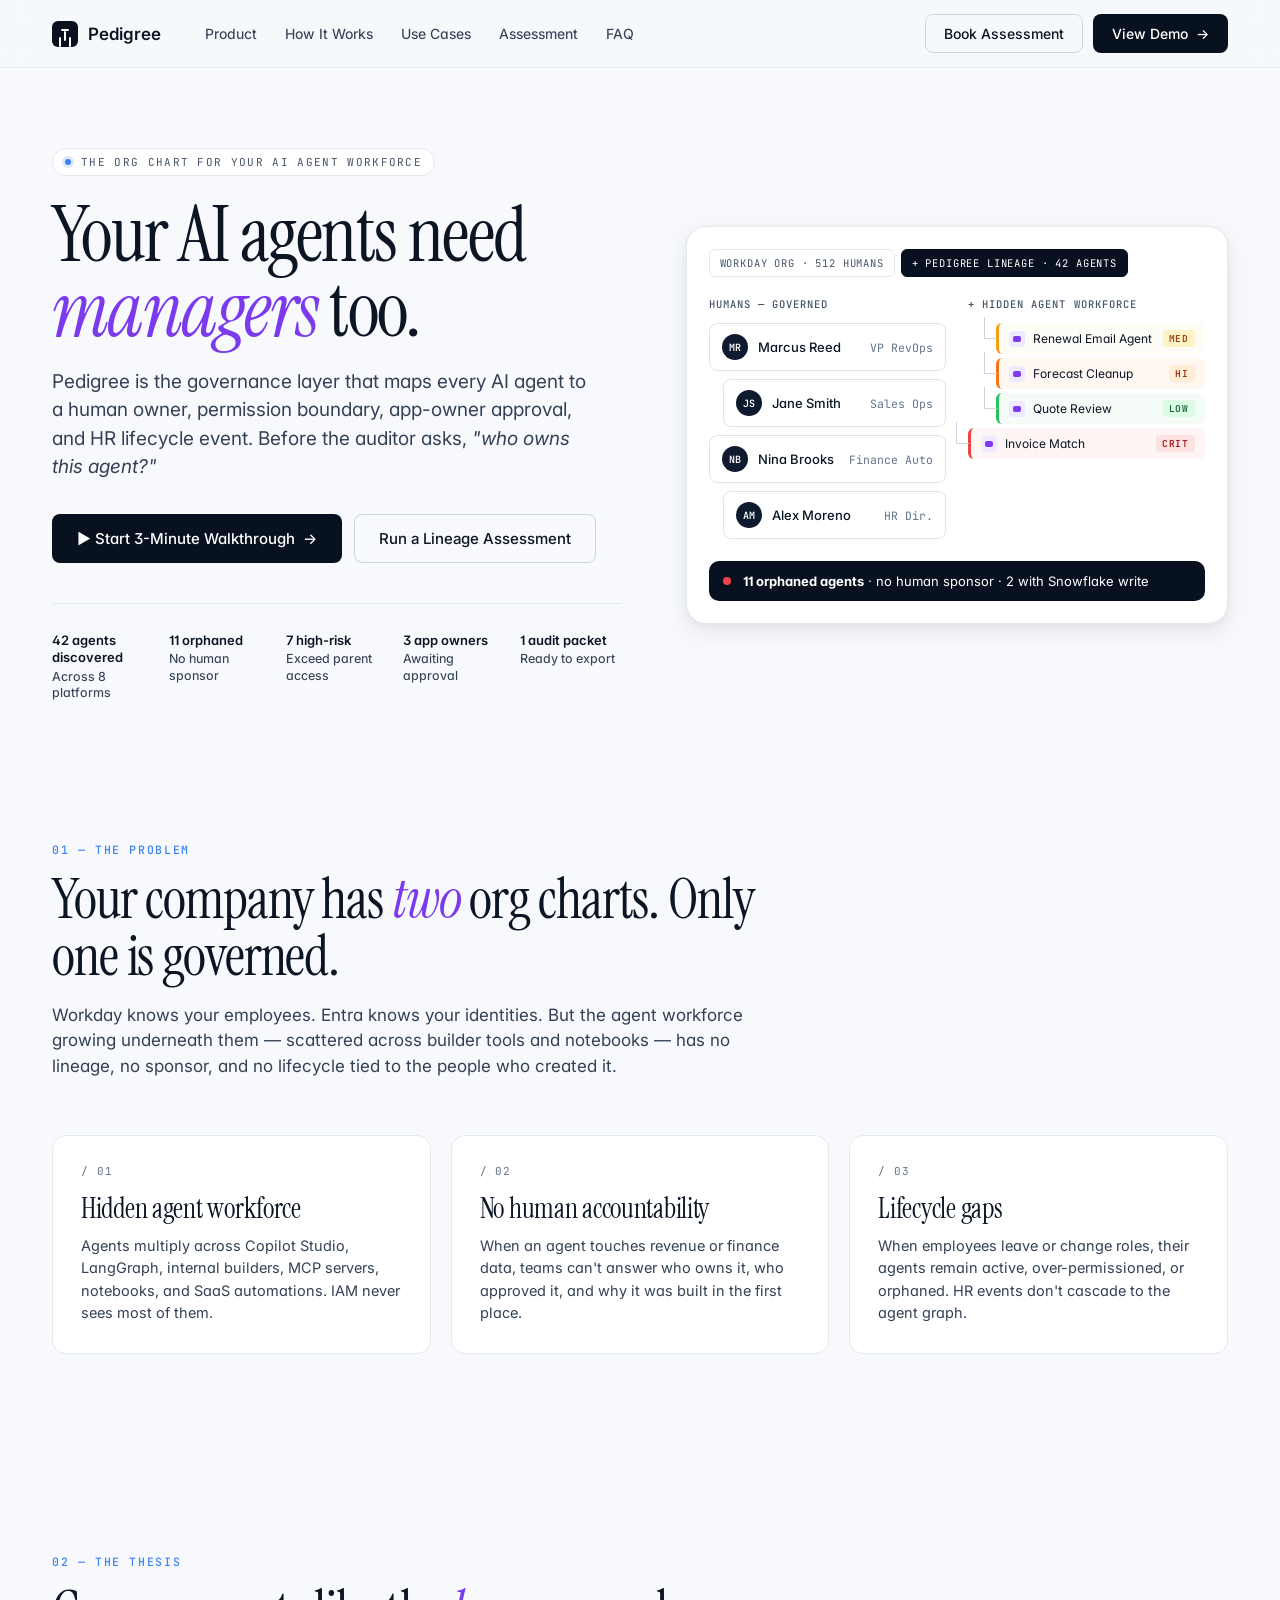
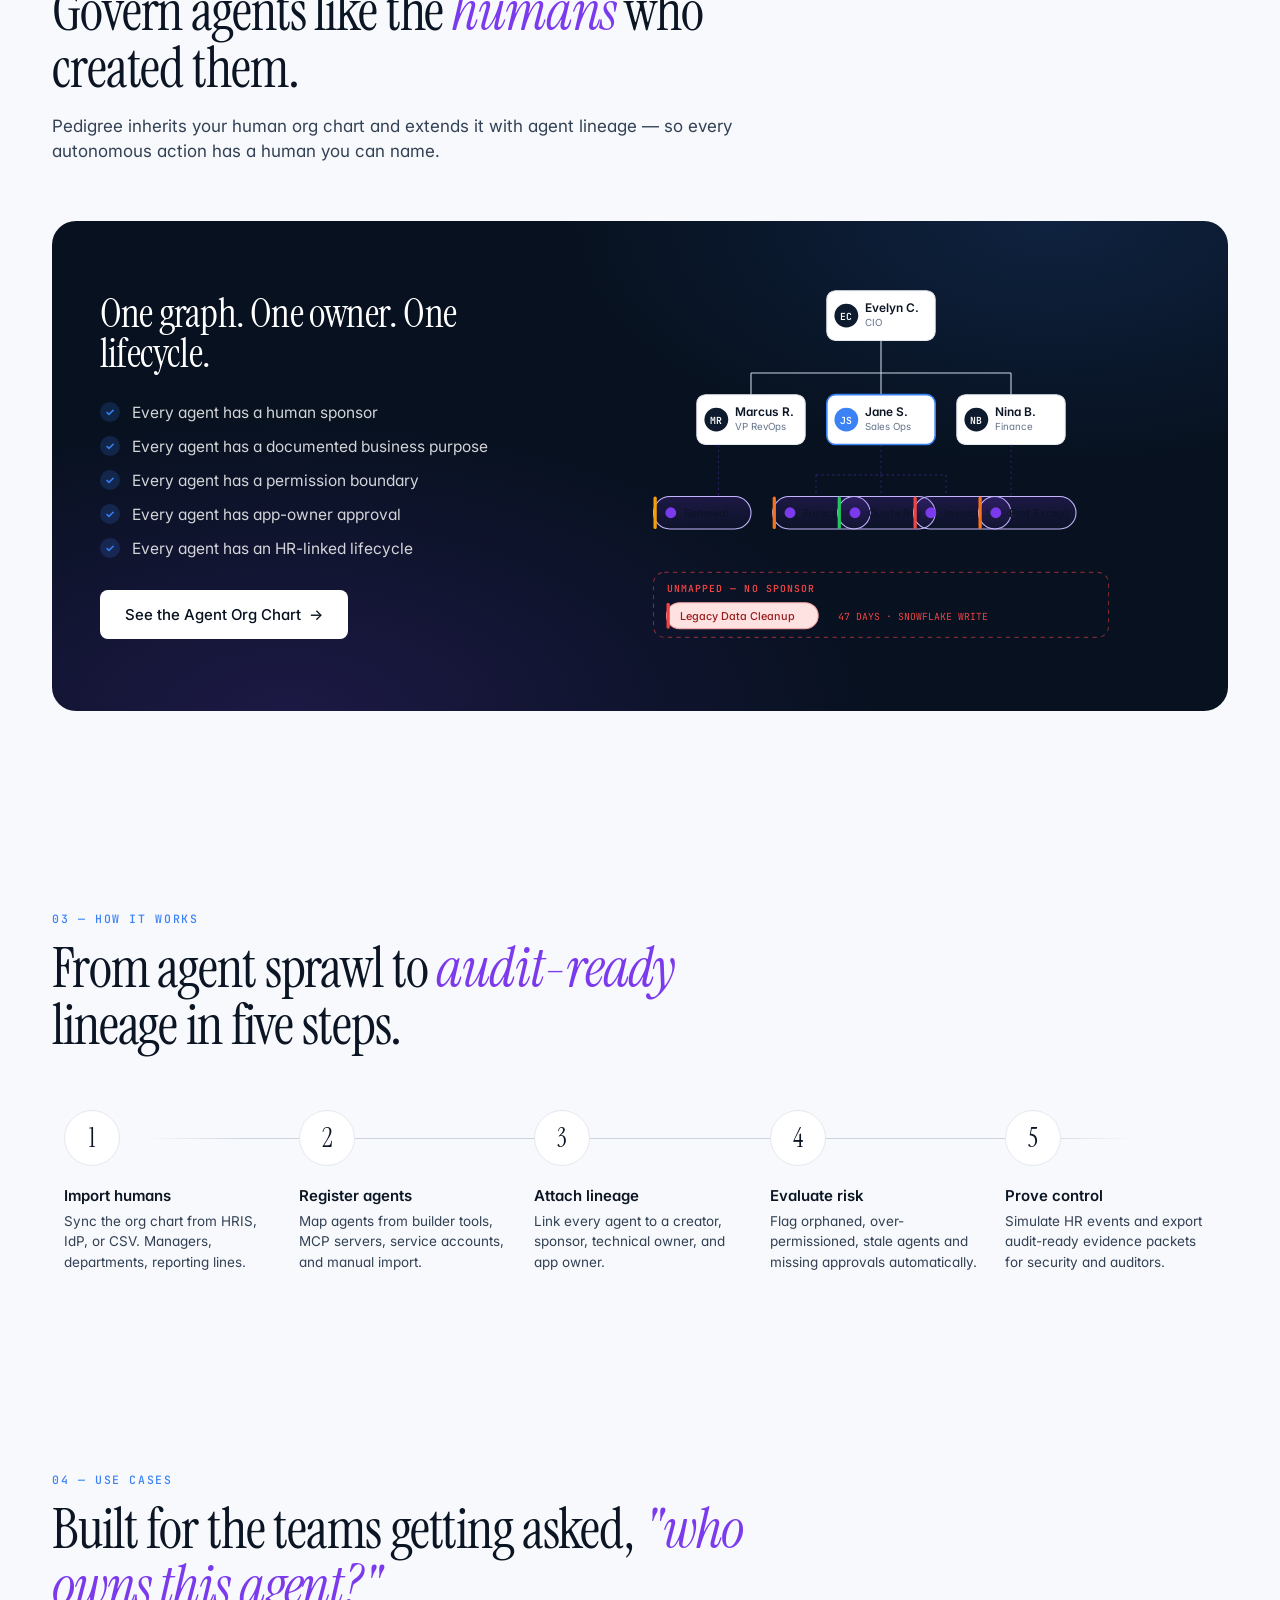
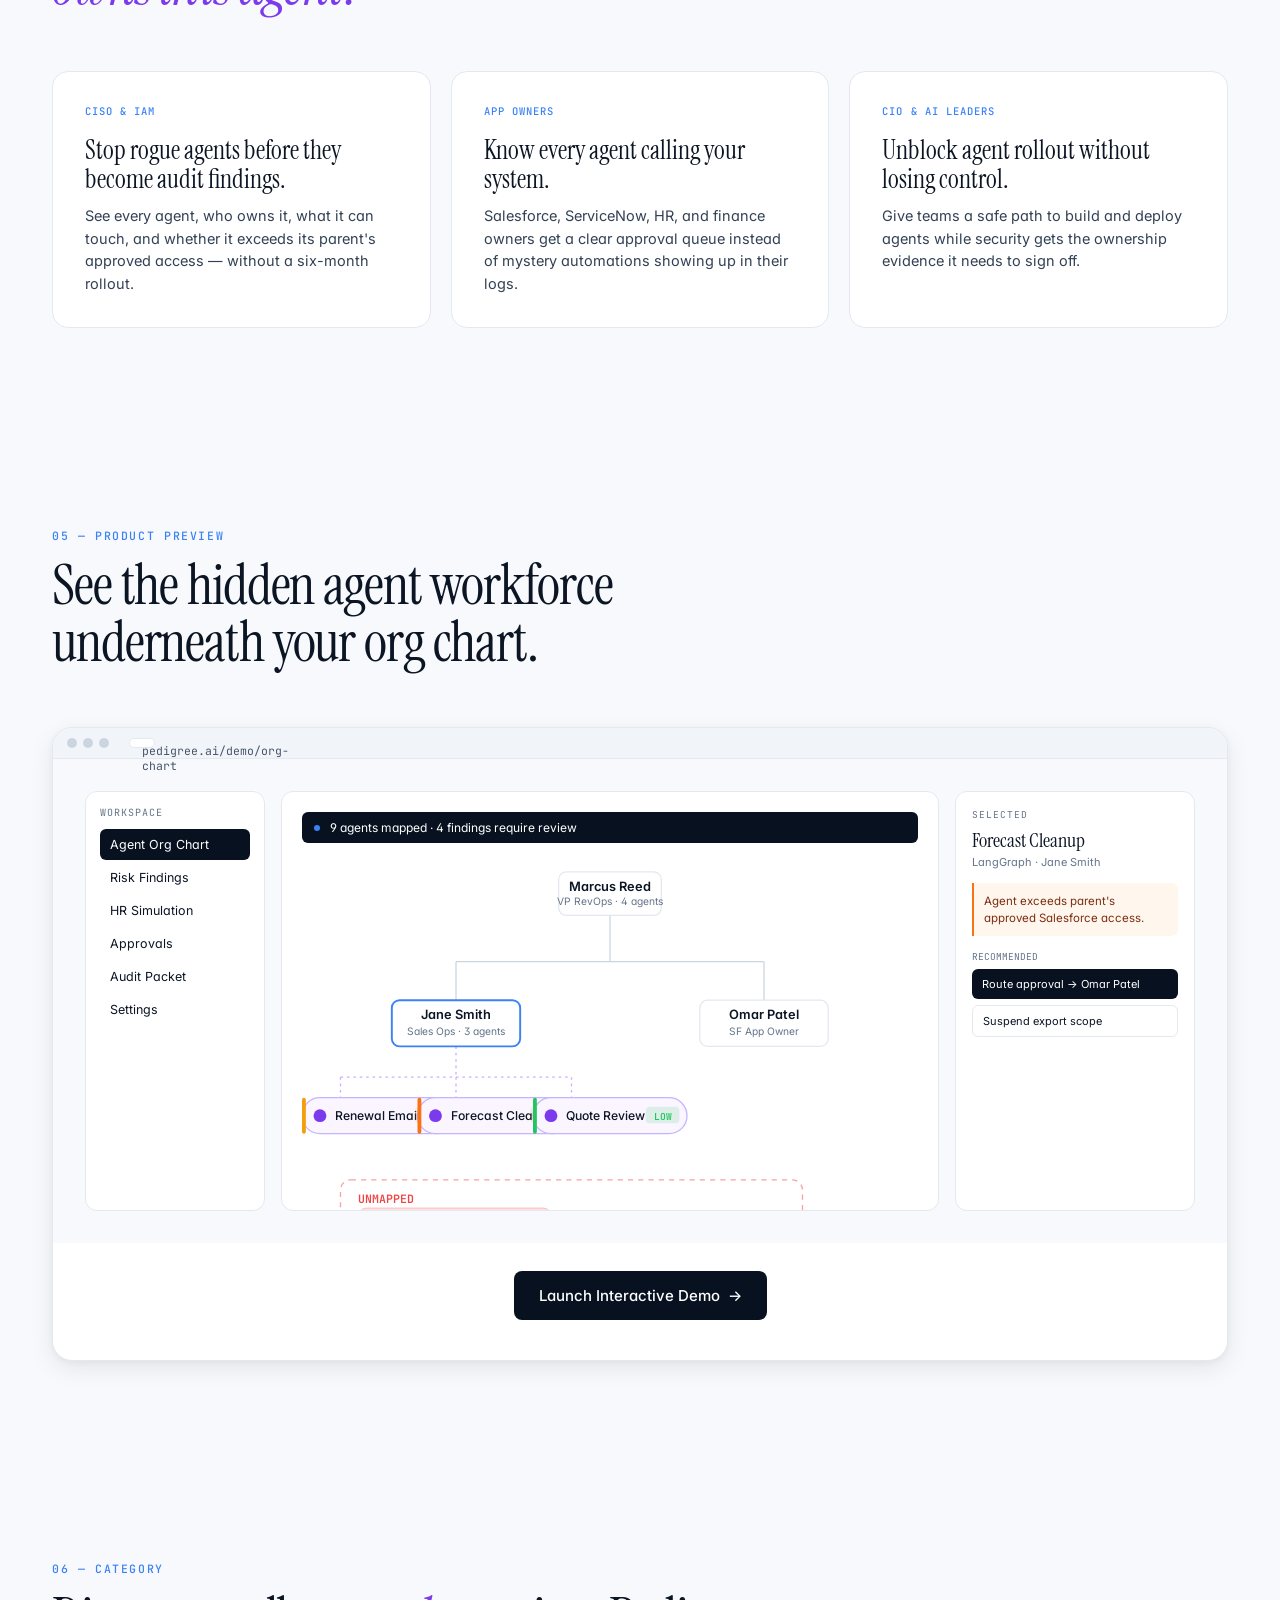
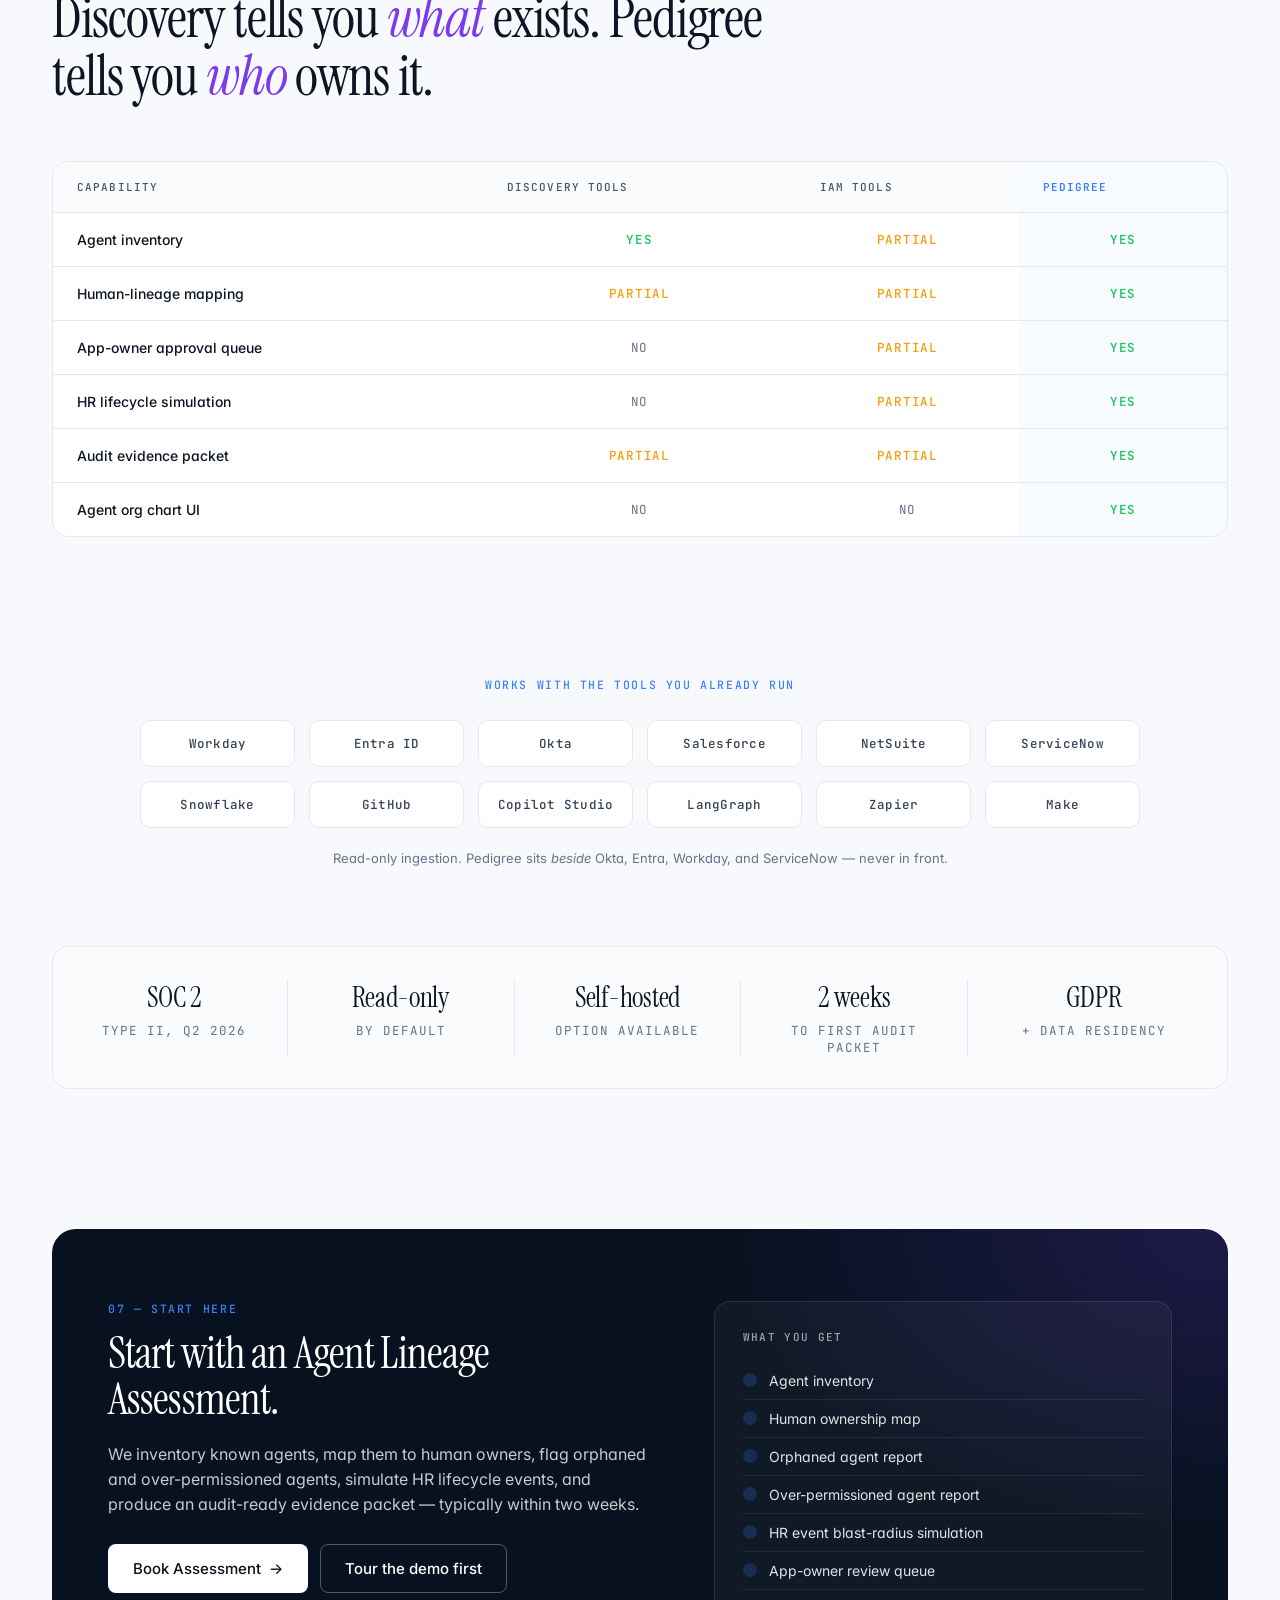
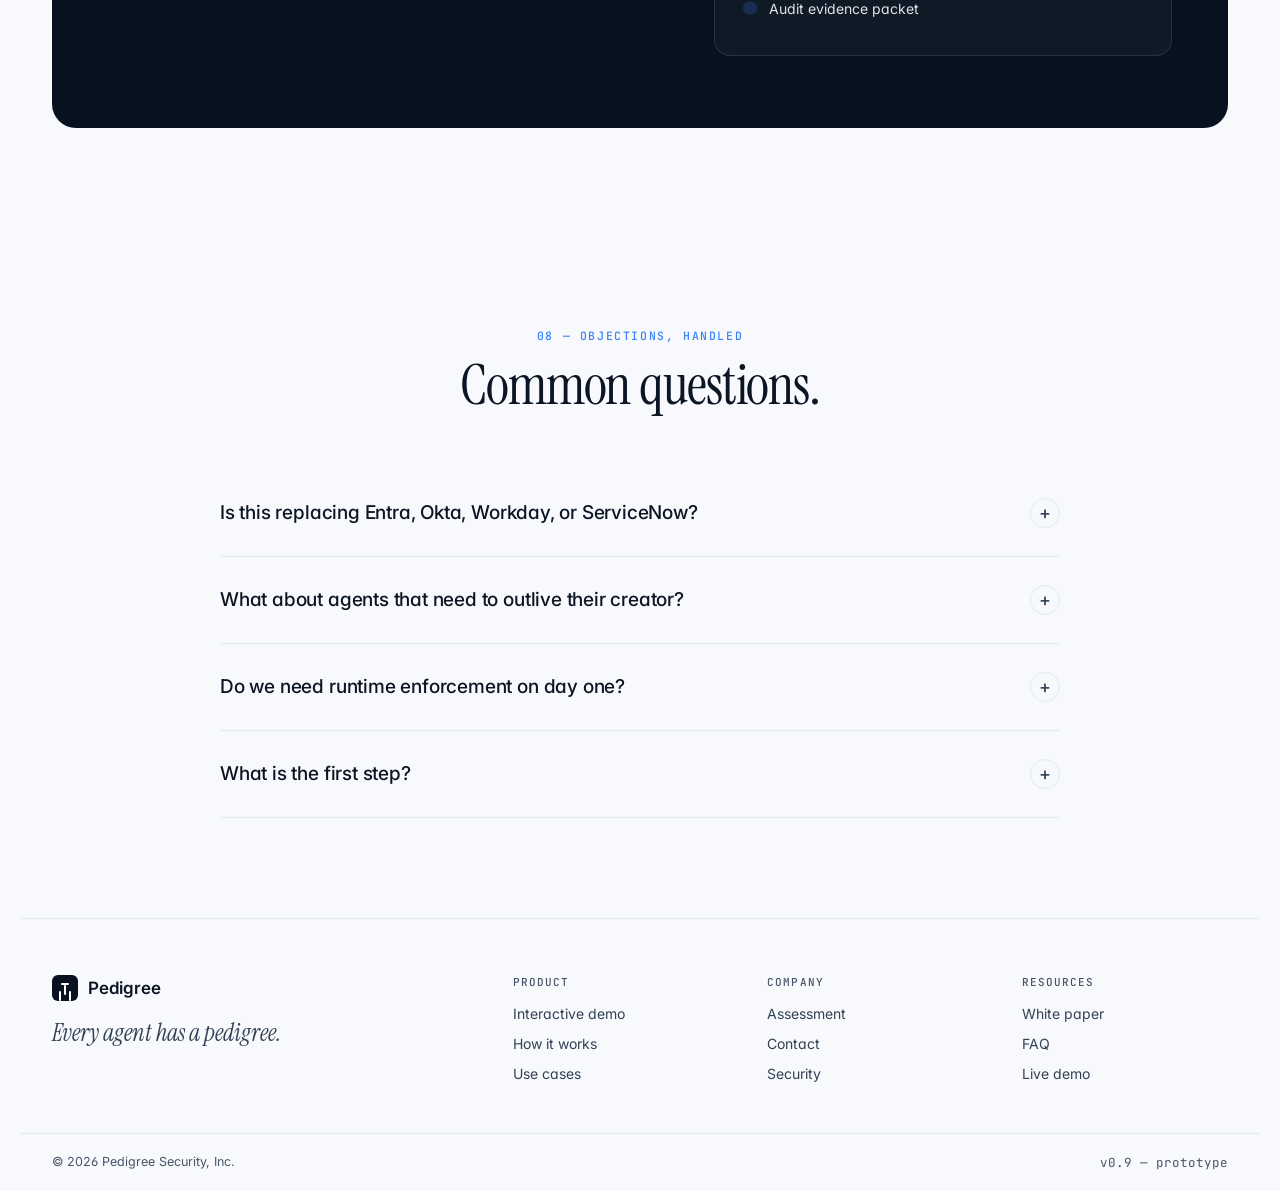
<file: index.html>
<!DOCTYPE html>
<html lang="en">
<head>
<meta charset="UTF-8" />
<meta name="viewport" content="width=device-width, initial-scale=1.0" />
<title>Pedigree — Every Agent Has a Pedigree</title>
<link rel="preconnect" href="https://fonts.googleapis.com">
<link rel="preconnect" href="https://fonts.gstatic.com" crossorigin>
<link href="https://fonts.googleapis.com/css2?family=Inter:wght@300;400;500;600;700&family=Instrument+Serif:ital@0;1&family=JetBrains+Mono:wght@400;500&display=swap" rel="stylesheet">
<link rel="stylesheet" href="css/tokens.css">
<style>
  body { background: var(--off-white); color: var(--text); }

  /* ============ Nav ============ */
  .nav {
    position: sticky; top: 0; z-index: 50;
    backdrop-filter: saturate(140%) blur(12px);
    background: rgba(247, 249, 252, 0.78);
    border-bottom: 1px solid rgba(8, 17, 31, 0.06);
  }
  .nav-inner {
    max-width: 1240px; margin: 0 auto; padding: 14px 32px;
    display: flex; align-items: center; gap: 32px;
  }
  .logo {
    display: flex; align-items: center; gap: 10px;
    font-weight: 600; font-size: 17px; letter-spacing: -0.01em;
  }
  .logo-mark {
    width: 26px; height: 26px; border-radius: 6px;
    background: var(--navy-950);
    display: grid; place-items: center; color: white;
    position: relative;
  }
  .logo-mark::before, .logo-mark::after {
    content: ''; position: absolute; background: white; border-radius: 1px;
  }
  .logo-mark::before { width: 8px; height: 2px; top: 8px; }
  .logo-mark::after {
    width: 2px; height: 10px; top: 10px; left: 12px;
    box-shadow: -5px 6px 0 white, 5px 6px 0 white;
  }
  .nav-links { display: flex; gap: 28px; margin-left: 12px; }
  .nav-links a { font-size: 14px; color: var(--text-2); font-weight: 450; }
  .nav-links a:hover { color: var(--text); }
  .nav-right { margin-left: auto; display: flex; gap: 10px; align-items: center; }
  .btn {
    display: inline-flex; align-items: center; gap: 8px;
    padding: 10px 18px; border-radius: var(--r-md);
    font-size: 14px; font-weight: 500; transition: all 0.15s ease;
    border: 1px solid transparent; white-space: nowrap;
  }
  .btn-primary { background: var(--navy-950); color: white; }
  .btn-primary:hover { background: var(--slate-700); transform: translateY(-1px); box-shadow: var(--shadow-md); }
  .btn-ghost { background: transparent; color: var(--text); border-color: var(--border-strong); }
  .btn-ghost:hover { background: white; border-color: var(--slate-400); }
  .btn-lg { padding: 14px 24px; font-size: 15px; }
  .btn .arrow { transition: transform 0.15s ease; }
  .btn:hover .arrow { transform: translateX(3px); }

  /* ============ Hero ============ */
  .hero {
    max-width: 1240px; margin: 0 auto; padding: 80px 32px 40px;
    display: grid; grid-template-columns: 1.05fr 1fr; gap: 64px; align-items: center;
  }
  .eyebrow {
    display: inline-flex; align-items: center; gap: 10px;
    font-family: var(--font-mono); font-size: 11px; text-transform: uppercase;
    letter-spacing: 0.12em; color: var(--slate-500);
    padding: 6px 12px; border: 1px solid var(--border); border-radius: 999px;
    background: white;
  }
  .eyebrow .dot { width: 6px; height: 6px; border-radius: 50%; background: var(--pedigree-blue); box-shadow: 0 0 0 3px rgba(59,130,246,0.18); }
  h1.hero-h {
    font-family: var(--font-serif); font-weight: 400;
    font-size: clamp(48px, 6vw, 84px); line-height: 0.98;
    letter-spacing: -0.02em; margin: 22px 0 18px;
  }
  h1.hero-h em { font-style: italic; color: var(--lineage-violet); }
  .hero-sub { font-size: 19px; line-height: 1.5; color: var(--text-2); max-width: 540px; margin-bottom: 32px; font-weight: 400; }
  .hero-ctas { display: flex; gap: 12px; margin-bottom: 40px; flex-wrap: wrap; }
  .proof-strip {
    display: grid; grid-template-columns: repeat(5, 1fr); gap: 16px;
    padding-top: 28px; border-top: 1px solid var(--border);
  }
  .proof-strip > div { font-size: 12.5px; color: var(--text-2); font-weight: 450; line-height: 1.35; }
  .proof-strip > div strong { display: block; font-weight: 600; color: var(--text); font-size: 13px; margin-bottom: 2px; }

  /* Hero visual — split org chart */
  .hero-viz { position: relative; }
  .viz-card {
    background: white; border-radius: 20px; border: 1px solid var(--border);
    box-shadow: var(--shadow-lg); padding: 22px; overflow: hidden;
    position: relative;
  }
  .viz-tabs { display: flex; gap: 6px; margin-bottom: 20px; }
  .viz-tab {
    font-family: var(--font-mono); font-size: 10.5px; text-transform: uppercase;
    letter-spacing: 0.08em; padding: 6px 10px; border-radius: 6px; color: var(--slate-500);
    border: 1px solid var(--border);
  }
  .viz-tab.active { background: var(--navy-950); color: white; border-color: var(--navy-950); }
  .viz-grid { display: grid; grid-template-columns: 1fr 1fr; gap: 22px; }
  .viz-col h4 {
    font-family: var(--font-mono); font-size: 10.5px; text-transform: uppercase;
    letter-spacing: 0.1em; color: var(--slate-500); margin: 0 0 12px; font-weight: 500;
  }
  .hnode {
    background: white; border: 1px solid var(--slate-150); border-radius: 8px;
    padding: 10px 12px; margin-bottom: 8px; display: flex; align-items: center; gap: 10px;
    font-size: 13px; font-weight: 500;
  }
  .hnode.offset { margin-left: 14px; }
  .hnode .avatar {
    width: 26px; height: 26px; border-radius: 50%; background: var(--navy-800);
    color: white; font-size: 10px; font-weight: 600;
    display: grid; place-items: center; font-family: var(--font-mono);
  }
  .hnode .meta { font-weight: 400; color: var(--text-muted); font-size: 11.5px; margin-left: auto; font-family: var(--font-mono); }

  .anode {
    border-left: 3px solid var(--risk-medium);
    background: #FEFCF7; border-radius: 6px;
    padding: 7px 10px 7px 10px; margin: 4px 0 4px 28px;
    display: flex; align-items: center; gap: 8px; font-size: 12px;
    position: relative;
  }
  .anode::before {
    content: ''; position: absolute; left: -15px; top: -6px; bottom: 50%;
    border-left: 1px solid var(--slate-200); border-bottom: 1px solid var(--slate-200);
    width: 12px;
  }
  .anode .bot {
    width: 16px; height: 16px; border-radius: 4px; background: var(--lineage-violet-soft);
    display: grid; place-items: center;
  }
  .anode .bot::after { content: ''; width: 8px; height: 6px; border-radius: 2px; background: var(--lineage-violet); display: block; }
  .anode.risk-high { border-left-color: var(--risk-high); background: #FFF7F1; }
  .anode.risk-critical { border-left-color: var(--risk-critical); background: #FEF5F5; }
  .anode.risk-low { border-left-color: var(--risk-low); background: #F5FCF7; }
  .rbadge {
    margin-left: auto; font-family: var(--font-mono); font-size: 9.5px;
    text-transform: uppercase; letter-spacing: 0.08em; font-weight: 600;
    padding: 2px 6px; border-radius: 3px;
  }
  .rbadge.high { background: var(--risk-high-soft); color: #9A3412; }
  .rbadge.critical { background: var(--risk-critical-soft); color: #991B1B; }
  .rbadge.medium { background: var(--risk-medium-soft); color: #92400E; }
  .rbadge.low { background: var(--risk-low-soft); color: #166534; }

  .alert-strip {
    margin-top: 14px; background: var(--navy-950); color: white;
    border-radius: 10px; padding: 12px 14px; display: flex; align-items: center; gap: 12px;
    font-size: 13px;
  }
  .alert-strip .pulse {
    width: 8px; height: 8px; border-radius: 50%; background: var(--risk-critical);
    box-shadow: 0 0 0 0 rgba(239, 68, 68, 0.55); animation: pulse 1.8s infinite;
    flex-shrink: 0;
  }
  @keyframes pulse {
    0% { box-shadow: 0 0 0 0 rgba(239, 68, 68, 0.55); }
    70% { box-shadow: 0 0 0 10px rgba(239, 68, 68, 0); }
    100% { box-shadow: 0 0 0 0 rgba(239, 68, 68, 0); }
  }

  /* ============ Section ============ */
  section.s { max-width: 1240px; margin: 0 auto; padding: 100px 32px; }
  .s-head { max-width: 720px; margin-bottom: 56px; }
  .s-kicker {
    font-family: var(--font-mono); font-size: 11.5px; text-transform: uppercase;
    letter-spacing: 0.14em; color: var(--pedigree-blue); margin-bottom: 14px; font-weight: 500;
  }
  h2.s-h {
    font-family: var(--font-serif); font-weight: 400;
    font-size: clamp(36px, 4.5vw, 56px); line-height: 1.02;
    letter-spacing: -0.02em; margin: 0 0 16px;
  }
  h2.s-h em { font-style: italic; color: var(--lineage-violet); }
  .s-sub { font-size: 17px; color: var(--text-2); line-height: 1.5; }

  /* Problem cards */
  .problem-grid { display: grid; grid-template-columns: repeat(3, 1fr); gap: 20px; }
  .pcard {
    background: white; border-radius: 14px; border: 1px solid var(--border);
    padding: 28px; position: relative; overflow: hidden;
    transition: all 0.2s ease;
  }
  .pcard:hover { border-color: var(--slate-300); transform: translateY(-2px); box-shadow: var(--shadow-md); }
  .pcard-num {
    font-family: var(--font-mono); font-size: 11px; color: var(--slate-400);
    letter-spacing: 0.08em;
  }
  .pcard h3 {
    font-family: var(--font-serif); font-weight: 400; font-size: 28px;
    margin: 16px 0 10px; letter-spacing: -0.01em; line-height: 1.1;
  }
  .pcard p { color: var(--text-2); font-size: 14.5px; line-height: 1.55; margin: 0; }

  /* Thesis — org chart visual */
  .thesis-card {
    background: var(--navy-950); color: white; border-radius: 24px;
    padding: 48px; margin-top: 32px; position: relative; overflow: hidden;
  }
  .thesis-card::before {
    content: ''; position: absolute; inset: 0;
    background:
      radial-gradient(ellipse 600px 300px at 20% 100%, rgba(124, 58, 237, 0.18), transparent),
      radial-gradient(ellipse 500px 250px at 85% 0%, rgba(59, 130, 246, 0.15), transparent);
    pointer-events: none;
  }
  .thesis-inner { position: relative; display: grid; grid-template-columns: 1fr 1.2fr; gap: 56px; align-items: center; }
  .thesis-inner h2.s-h { color: white; }
  .thesis-bullets { margin-top: 28px; display: grid; gap: 14px; }
  .thesis-bullets div {
    display: flex; align-items: center; gap: 12px; font-size: 15.5px; color: rgba(255,255,255,0.82);
  }
  .thesis-bullets .check {
    width: 20px; height: 20px; border-radius: 50%; background: rgba(59,130,246,0.18);
    color: var(--pedigree-blue); display: grid; place-items: center; flex-shrink: 0;
  }
  .thesis-bullets .check::after { content: '✓'; font-size: 11px; font-weight: 700; }

  /* How it works */
  .steps { display: grid; grid-template-columns: repeat(5, 1fr); gap: 0; position: relative; }
  .steps::before {
    content: ''; position: absolute; top: 28px; left: 8%; right: 8%;
    height: 1px; background: linear-gradient(to right, transparent, var(--slate-200) 10%, var(--slate-200) 90%, transparent);
    z-index: 0;
  }
  .step { position: relative; z-index: 1; padding: 0 12px; }
  .step-num {
    width: 56px; height: 56px; border-radius: 50%;
    background: white; border: 1px solid var(--border);
    display: grid; place-items: center; margin-bottom: 20px;
    font-family: var(--font-serif); font-size: 26px; color: var(--text);
  }
  .step h4 { font-size: 15px; font-weight: 600; margin: 0 0 6px; }
  .step p { font-size: 13.5px; color: var(--text-2); line-height: 1.5; margin: 0; }

  /* Use cases */
  .uc-grid { display: grid; grid-template-columns: repeat(3, 1fr); gap: 20px; }
  .ucard {
    background: white; border: 1px solid var(--border); border-radius: 16px;
    padding: 32px; transition: all 0.2s ease; position: relative;
  }
  .ucard:hover { border-color: var(--slate-300); box-shadow: var(--shadow-md); }
  .ucard-tag {
    font-family: var(--font-mono); font-size: 10.5px; text-transform: uppercase;
    letter-spacing: 0.1em; color: var(--pedigree-blue); font-weight: 500; margin-bottom: 18px;
  }
  .ucard h3 { font-family: var(--font-serif); font-weight: 400; font-size: 26px; line-height: 1.1; margin: 0 0 12px; }
  .ucard p { color: var(--text-2); font-size: 14.5px; line-height: 1.55; margin: 0; }

  /* Product preview */
  .preview {
    background: white; border-radius: 20px; border: 1px solid var(--border);
    box-shadow: var(--shadow-lg); overflow: hidden; margin-top: 24px;
  }
  .preview-chrome {
    background: var(--slate-50); padding: 10px 14px; display: flex; gap: 6px; align-items: center;
    border-bottom: 1px solid var(--border);
  }
  .preview-chrome span { width: 10px; height: 10px; border-radius: 50%; background: var(--slate-200); }
  .preview-chrome .url {
    margin-left: 14px; font-family: var(--font-mono); font-size: 11.5px; color: var(--slate-500);
    background: white; padding: 4px 12px; border-radius: 5px; border: 1px solid var(--border);
  }
  .preview-body { padding: 32px; background: var(--off-white); }
  .preview-cta { text-align: center; margin-top: 28px; }

  /* Comparison table */
  .cmp {
    background: white; border: 1px solid var(--border); border-radius: 16px; overflow: hidden;
    margin-top: 24px;
  }
  .cmp table { width: 100%; border-collapse: collapse; }
  .cmp th, .cmp td { padding: 18px 24px; text-align: left; font-size: 14px; }
  .cmp th {
    font-family: var(--font-mono); font-size: 11px; text-transform: uppercase;
    letter-spacing: 0.1em; color: var(--slate-500); font-weight: 500;
    background: var(--surface-2); border-bottom: 1px solid var(--border);
  }
  .cmp th.pedigree, .cmp td.pedigree { background: rgba(59, 130, 246, 0.04); color: var(--pedigree-blue); font-weight: 600; }
  .cmp th.pedigree { color: var(--pedigree-blue); }
  .cmp tr + tr td { border-top: 1px solid var(--border); }
  .cmp td:first-child { font-weight: 500; color: var(--text); }
  .cmp .v-yes { color: var(--risk-low); font-weight: 600; }
  .cmp .v-no { color: var(--slate-400); }
  .cmp .v-partial { color: var(--risk-medium); font-weight: 500; }
  .cmp td:not(:first-child) { text-align: center; font-family: var(--font-mono); font-size: 12.5px; text-transform: uppercase; letter-spacing: 0.06em; }

  /* FAQ */
  .faq { max-width: 840px; margin: 0 auto; }
  .faq-item {
    border-bottom: 1px solid var(--border); padding: 28px 0; cursor: pointer;
  }
  .faq-q {
    display: flex; align-items: center; justify-content: space-between; gap: 24px;
    font-size: 19px; font-weight: 500; letter-spacing: -0.01em;
  }
  .faq-toggle {
    width: 30px; height: 30px; border-radius: 50%; border: 1px solid var(--border);
    display: grid; place-items: center; font-size: 18px; color: var(--text-2);
    flex-shrink: 0; transition: all 0.2s;
  }
  .faq-item.open .faq-toggle { background: var(--navy-950); color: white; border-color: var(--navy-950); transform: rotate(45deg); }
  .faq-a {
    color: var(--text-2); font-size: 15px; line-height: 1.6;
    max-height: 0; overflow: hidden; transition: max-height 0.25s ease, margin 0.25s ease;
  }
  .faq-item.open .faq-a { max-height: 300px; margin-top: 14px; }

  /* Assessment CTA */
  .assess {
    background: var(--navy-950); color: white; border-radius: 24px;
    padding: 72px 56px; display: grid; grid-template-columns: 1.2fr 1fr; gap: 56px; align-items: start;
    position: relative; overflow: hidden;
  }
  .assess::before {
    content: ''; position: absolute; inset: 0;
    background: radial-gradient(ellipse 500px 300px at 100% 0%, rgba(124, 58, 237, 0.2), transparent);
    pointer-events: none;
  }
  .assess h2 { font-family: var(--font-serif); font-weight: 400; font-size: 44px; line-height: 1.05; margin: 0 0 20px; letter-spacing: -0.02em; color: white; }
  .assess p { color: rgba(255,255,255,0.78); font-size: 16px; line-height: 1.55; margin-bottom: 28px; }
  .deliverables {
    background: rgba(255,255,255,0.04); border: 1px solid rgba(255,255,255,0.1);
    border-radius: 16px; padding: 28px; position: relative;
  }
  .deliverables h4 {
    font-family: var(--font-mono); font-size: 11px; text-transform: uppercase;
    letter-spacing: 0.12em; color: rgba(255,255,255,0.6); margin: 0 0 18px; font-weight: 500;
  }
  .deliverables li {
    list-style: none; padding: 10px 0; border-top: 1px solid rgba(255,255,255,0.08);
    display: flex; align-items: center; gap: 12px; font-size: 14px; color: rgba(255,255,255,0.88);
  }
  .deliverables li:first-child { border-top: none; }
  .deliverables li::before {
    content: ''; width: 14px; height: 14px; border-radius: 50%;
    background: rgba(59,130,246,0.2); position: relative; flex-shrink: 0;
  }
  .btn-white { background: white; color: var(--navy-950); }
  .btn-white:hover { background: var(--off-white); }

  /* Logo pills + trust row */
  .logo-pill {
    background: white; border: 1px solid var(--border); border-radius: 10px;
    padding: 14px 10px; text-align: center; font-size: 12.5px; font-weight: 500;
    color: var(--text-2); font-family: var(--font-mono); letter-spacing: 0.02em;
  }
  .trust-row {
    background: var(--surface-2); border: 1px solid var(--border); border-radius: 16px;
    padding: 32px; display: grid; grid-template-columns: repeat(5, 1fr); gap: 24px;
  }
  .trust-item { text-align: center; border-right: 1px solid var(--border); padding-right: 24px; }
  .trust-item:last-child { border-right: none; padding-right: 0; }
  .trust-item .t-num {
    font-family: var(--font-serif); font-size: 28px; font-weight: 400;
    letter-spacing: -0.01em; color: var(--text); margin-bottom: 6px;
  }
  .trust-item > div:last-child { font-size: 12.5px; color: var(--text-muted); font-family: var(--font-mono); text-transform: uppercase; letter-spacing: 0.08em; }

  /* Footer */
  footer {
    border-top: 1px solid var(--border); padding: 56px 32px 40px;
    max-width: 1240px; margin: 0 auto;
    display: grid; grid-template-columns: 2fr 1fr 1fr 1fr; gap: 48px;
  }
  footer .ft-brand { max-width: 320px; }
  footer .ft-brand p { font-family: var(--font-serif); font-size: 24px; font-style: italic; margin: 16px 0 0; color: var(--text-2); }
  footer h5 { font-family: var(--font-mono); font-size: 11px; text-transform: uppercase; letter-spacing: 0.1em; color: var(--slate-500); margin: 0 0 14px; font-weight: 500; }
  footer ul { list-style: none; padding: 0; margin: 0; }
  footer li { margin-bottom: 10px; }
  footer a { font-size: 14px; color: var(--text-2); }
  footer a:hover { color: var(--text); }
  .ft-bottom { max-width: 1240px; margin: 0 auto; border-top: 1px solid var(--border); padding: 20px 32px; display: flex; justify-content: space-between; font-size: 12.5px; color: var(--slate-500); }

  /* Modal */
  .modal-backdrop {
    position: fixed; inset: 0; background: rgba(8, 17, 31, 0.5); backdrop-filter: blur(4px);
    z-index: 100; display: none; align-items: center; justify-content: center; padding: 24px;
  }
  .modal-backdrop.open { display: flex; }
  .modal {
    background: white; border-radius: 20px; padding: 40px; max-width: 520px; width: 100%;
    box-shadow: var(--shadow-xl); position: relative;
  }
  .modal-close {
    position: absolute; top: 18px; right: 18px; width: 32px; height: 32px;
    border-radius: 50%; background: var(--slate-50); display: grid; place-items: center;
    font-size: 18px; color: var(--text-2);
  }
  .modal h3 { font-family: var(--font-serif); font-size: 32px; font-weight: 400; margin: 0 0 8px; letter-spacing: -0.015em; }
  .modal p { color: var(--text-2); font-size: 14px; margin: 0 0 24px; }
  .form-grid { display: grid; gap: 14px; }
  .form-row { display: grid; grid-template-columns: 1fr 1fr; gap: 14px; }
  .form-field label {
    display: block; font-size: 12px; font-weight: 500; color: var(--text-2);
    margin-bottom: 6px; font-family: var(--font-mono); text-transform: uppercase; letter-spacing: 0.08em;
  }
  .form-field input, .form-field select, .form-field textarea {
    width: 100%; padding: 10px 12px; border: 1px solid var(--border); border-radius: 8px;
    font-size: 14px; background: var(--off-white);
  }
  .form-field input:focus, .form-field select:focus, .form-field textarea:focus {
    outline: none; border-color: var(--pedigree-blue); background: white;
  }
  .form-success { text-align: center; padding: 20px 0; }
  .form-success .check-big {
    width: 56px; height: 56px; border-radius: 50%; background: var(--risk-low-soft); color: var(--risk-low);
    display: grid; place-items: center; margin: 0 auto 20px; font-size: 24px;
  }
  .form-success h4 { font-family: var(--font-serif); font-size: 26px; font-weight: 400; margin: 0 0 10px; }

  @media (max-width: 960px) {
    .hero { grid-template-columns: 1fr; gap: 32px; padding: 48px 24px; }
    .proof-strip { grid-template-columns: repeat(2, 1fr); }
    .problem-grid, .uc-grid { grid-template-columns: 1fr; }
    .steps { grid-template-columns: 1fr; gap: 24px; }
    .steps::before { display: none; }
    .thesis-inner { grid-template-columns: 1fr; }
    .assess { grid-template-columns: 1fr; padding: 48px 24px; }
    .nav-links { display: none; }
    footer { grid-template-columns: 1fr 1fr; }
    section.s { padding: 64px 24px; }
  }
</style>
</head>
<body>

<!-- Nav -->
<nav class="nav">
  <div class="nav-inner">
    <a href="#" class="logo">
      <span class="logo-mark"></span>
      <span>Pedigree</span>
    </a>
    <div class="nav-links">
      <a href="#product">Product</a>
      <a href="#how">How It Works</a>
      <a href="#use-cases">Use Cases</a>
      <a href="#assessment">Assessment</a>
      <a href="#faq">FAQ</a>
    </div>
    <div class="nav-right">
      <button class="btn btn-ghost" onclick="openAssessModal()">Book Assessment</button>
      <a class="btn btn-primary" href="demo.html">View Demo <span class="arrow">→</span></a>
    </div>
  </div>
</nav>

<!-- Hero -->
<section class="hero">
  <div>
    <span class="eyebrow"><span class="dot"></span> The org chart for your AI agent workforce</span>
    <h1 class="hero-h">Your AI agents need <em>managers</em> too.</h1>
    <p class="hero-sub">
      Pedigree is the governance layer that maps every AI agent to a human owner, permission boundary,
      app-owner approval, and HR lifecycle event. Before the auditor asks, <em>"who owns this agent?"</em>
    </p>
    <div class="hero-ctas">
      <a class="btn btn-primary btn-lg" href="demo.html">▶ Start 3-Minute Walkthrough <span class="arrow">→</span></a>
      <button class="btn btn-ghost btn-lg" onclick="openAssessModal()">Run a Lineage Assessment</button>
    </div>
    <div class="proof-strip">
      <div><strong>42 agents discovered</strong>Across 8 platforms</div>
      <div><strong>11 orphaned</strong>No human sponsor</div>
      <div><strong>7 high-risk</strong>Exceed parent access</div>
      <div><strong>3 app owners</strong>Awaiting approval</div>
      <div><strong>1 audit packet</strong>Ready to export</div>
    </div>
  </div>

  <!-- Hero visual -->
  <div class="hero-viz">
    <div class="viz-card">
      <div class="viz-tabs">
        <span class="viz-tab">Workday org · 512 humans</span>
        <span class="viz-tab active">+ Pedigree lineage · 42 agents</span>
      </div>
      <div class="viz-grid">
        <div class="viz-col">
          <h4>Humans — governed</h4>
          <div class="hnode"><span class="avatar">MR</span> Marcus Reed <span class="meta">VP RevOps</span></div>
          <div class="hnode offset"><span class="avatar">JS</span> Jane Smith <span class="meta">Sales Ops</span></div>
          <div class="hnode"><span class="avatar">NB</span> Nina Brooks <span class="meta">Finance Auto</span></div>
          <div class="hnode offset"><span class="avatar">AM</span> Alex Moreno <span class="meta">HR Dir.</span></div>
        </div>
        <div class="viz-col">
          <h4>+ Hidden agent workforce</h4>
          <div class="anode risk-medium"><span class="bot"></span> Renewal Email Agent <span class="rbadge medium">Med</span></div>
          <div class="anode risk-high"><span class="bot"></span> Forecast Cleanup <span class="rbadge high">Hi</span></div>
          <div class="anode risk-low"><span class="bot"></span> Quote Review <span class="rbadge low">Low</span></div>
          <div class="anode risk-critical" style="margin-left: 0;"><span class="bot"></span> Invoice Match <span class="rbadge critical">Crit</span></div>
        </div>
      </div>
      <div class="alert-strip">
        <span class="pulse"></span>
        <div>
          <strong>11 orphaned agents</strong> · no human sponsor · 2 with Snowflake write
        </div>
      </div>
    </div>
  </div>
</section>

<!-- Problem section -->
<section class="s" id="problem">
  <div class="s-head">
    <div class="s-kicker">01 — The problem</div>
    <h2 class="s-h">Your company has <em>two</em> org charts. Only one is governed.</h2>
    <p class="s-sub">
      Workday knows your employees. Entra knows your identities. But the agent workforce growing
      underneath them — scattered across builder tools and notebooks — has no lineage, no sponsor,
      and no lifecycle tied to the people who created it.
    </p>
  </div>
  <div class="problem-grid">
    <div class="pcard">
      <div class="pcard-num">/ 01</div>
      <h3>Hidden agent workforce</h3>
      <p>Agents multiply across Copilot Studio, LangGraph, internal builders, MCP servers, notebooks, and SaaS automations. IAM never sees most of them.</p>
    </div>
    <div class="pcard">
      <div class="pcard-num">/ 02</div>
      <h3>No human accountability</h3>
      <p>When an agent touches revenue or finance data, teams can't answer who owns it, who approved it, and why it was built in the first place.</p>
    </div>
    <div class="pcard">
      <div class="pcard-num">/ 03</div>
      <h3>Lifecycle gaps</h3>
      <p>When employees leave or change roles, their agents remain active, over-permissioned, or orphaned. HR events don't cascade to the agent graph.</p>
    </div>
  </div>
</section>

<!-- Thesis -->
<section class="s" id="product">
  <div class="s-head">
    <div class="s-kicker">02 — The thesis</div>
    <h2 class="s-h">Govern agents like the <em>humans</em> who created them.</h2>
    <p class="s-sub">Pedigree inherits your human org chart and extends it with agent lineage — so every autonomous action has a human you can name.</p>
  </div>
  <div class="thesis-card">
    <div class="thesis-inner">
      <div>
        <h2 class="s-h" style="font-size: 40px;">One graph. One owner. One lifecycle.</h2>
        <div class="thesis-bullets">
          <div><span class="check"></span> Every agent has a human sponsor</div>
          <div><span class="check"></span> Every agent has a documented business purpose</div>
          <div><span class="check"></span> Every agent has a permission boundary</div>
          <div><span class="check"></span> Every agent has app-owner approval</div>
          <div><span class="check"></span> Every agent has an HR-linked lifecycle</div>
        </div>
        <div style="margin-top: 32px;">
          <a class="btn btn-white btn-lg" href="demo.html">See the Agent Org Chart <span class="arrow">→</span></a>
        </div>
      </div>
      <!-- Mini org chart svg -->
      <div id="thesisChart"></div>
    </div>
  </div>
</section>

<!-- How it works -->
<section class="s" id="how">
  <div class="s-head">
    <div class="s-kicker">03 — How it works</div>
    <h2 class="s-h">From agent sprawl to <em>audit-ready</em> lineage in five steps.</h2>
  </div>
  <div class="steps">
    <div class="step"><div class="step-num">1</div><h4>Import humans</h4><p>Sync the org chart from HRIS, IdP, or CSV. Managers, departments, reporting lines.</p></div>
    <div class="step"><div class="step-num">2</div><h4>Register agents</h4><p>Map agents from builder tools, MCP servers, service accounts, and manual import.</p></div>
    <div class="step"><div class="step-num">3</div><h4>Attach lineage</h4><p>Link every agent to a creator, sponsor, technical owner, and app owner.</p></div>
    <div class="step"><div class="step-num">4</div><h4>Evaluate risk</h4><p>Flag orphaned, over-permissioned, stale agents and missing approvals automatically.</p></div>
    <div class="step"><div class="step-num">5</div><h4>Prove control</h4><p>Simulate HR events and export audit-ready evidence packets for security and auditors.</p></div>
  </div>
</section>

<!-- Use cases -->
<section class="s" id="use-cases">
  <div class="s-head">
    <div class="s-kicker">04 — Use cases</div>
    <h2 class="s-h">Built for the teams getting asked, <em>"who owns this agent?"</em></h2>
  </div>
  <div class="uc-grid">
    <div class="ucard">
      <div class="ucard-tag">CISO &amp; IAM</div>
      <h3>Stop rogue agents before they become audit findings.</h3>
      <p>See every agent, who owns it, what it can touch, and whether it exceeds its parent's approved access — without a six-month rollout.</p>
    </div>
    <div class="ucard">
      <div class="ucard-tag">App Owners</div>
      <h3>Know every agent calling your system.</h3>
      <p>Salesforce, ServiceNow, HR, and finance owners get a clear approval queue instead of mystery automations showing up in their logs.</p>
    </div>
    <div class="ucard">
      <div class="ucard-tag">CIO &amp; AI Leaders</div>
      <h3>Unblock agent rollout without losing control.</h3>
      <p>Give teams a safe path to build and deploy agents while security gets the ownership evidence it needs to sign off.</p>
    </div>
  </div>
</section>

<!-- Product preview -->
<section class="s">
  <div class="s-head">
    <div class="s-kicker">05 — Product preview</div>
    <h2 class="s-h">See the hidden agent workforce underneath your org chart.</h2>
  </div>
  <div class="preview">
    <div class="preview-chrome">
      <span></span><span></span><span></span>
      <span class="url">pedigree.ai/demo/org-chart</span>
    </div>
    <div class="preview-body">
      <div id="previewCanvas"></div>
    </div>
    <div class="preview-cta" style="padding: 0 32px 40px;">
      <a class="btn btn-primary btn-lg" href="demo.html">Launch Interactive Demo <span class="arrow">→</span></a>
    </div>
  </div>
</section>

<!-- Comparison -->
<section class="s">
  <div class="s-head">
    <div class="s-kicker">06 — Category</div>
    <h2 class="s-h">Discovery tells you <em>what</em> exists. Pedigree tells you <em>who</em> owns it.</h2>
  </div>
  <div class="cmp">
    <table>
      <thead>
        <tr>
          <th>Capability</th>
          <th>Discovery tools</th>
          <th>IAM tools</th>
          <th class="pedigree">Pedigree</th>
        </tr>
      </thead>
      <tbody>
        <tr><td>Agent inventory</td><td><span class="v-yes">Yes</span></td><td><span class="v-partial">Partial</span></td><td class="pedigree"><span class="v-yes">Yes</span></td></tr>
        <tr><td>Human-lineage mapping</td><td><span class="v-partial">Partial</span></td><td><span class="v-partial">Partial</span></td><td class="pedigree"><span class="v-yes">Yes</span></td></tr>
        <tr><td>App-owner approval queue</td><td><span class="v-no">No</span></td><td><span class="v-partial">Partial</span></td><td class="pedigree"><span class="v-yes">Yes</span></td></tr>
        <tr><td>HR lifecycle simulation</td><td><span class="v-no">No</span></td><td><span class="v-partial">Partial</span></td><td class="pedigree"><span class="v-yes">Yes</span></td></tr>
        <tr><td>Audit evidence packet</td><td><span class="v-partial">Partial</span></td><td><span class="v-partial">Partial</span></td><td class="pedigree"><span class="v-yes">Yes</span></td></tr>
        <tr><td>Agent org chart UI</td><td><span class="v-no">No</span></td><td><span class="v-no">No</span></td><td class="pedigree"><span class="v-yes">Yes</span></td></tr>
      </tbody>
    </table>
  </div>
</section>

<!-- Integrations strip -->
<section class="s" style="padding-top: 40px; padding-bottom: 40px;">
  <div style="text-align: center; margin-bottom: 28px;">
    <div class="s-kicker">Works with the tools you already run</div>
  </div>
  <div style="display: grid; grid-template-columns: repeat(6, 1fr); gap: 14px; max-width: 1000px; margin: 0 auto;">
    <!-- logo pills -->
    <div class="logo-pill">Workday</div>
    <div class="logo-pill">Entra ID</div>
    <div class="logo-pill">Okta</div>
    <div class="logo-pill">Salesforce</div>
    <div class="logo-pill">NetSuite</div>
    <div class="logo-pill">ServiceNow</div>
    <div class="logo-pill">Snowflake</div>
    <div class="logo-pill">GitHub</div>
    <div class="logo-pill">Copilot Studio</div>
    <div class="logo-pill">LangGraph</div>
    <div class="logo-pill">Zapier</div>
    <div class="logo-pill">Make</div>
  </div>
  <div style="text-align: center; margin-top: 22px; font-size: 13px; color: var(--text-muted);">
    Read-only ingestion. Pedigree sits <em>beside</em> Okta, Entra, Workday, and ServiceNow — never in front.
  </div>
</section>

<!-- Trust row -->
<section class="s" style="padding: 40px 32px;">
  <div class="trust-row">
    <div class="trust-item"><div class="t-num">SOC 2</div><div>Type II, Q2 2026</div></div>
    <div class="trust-item"><div class="t-num">Read-only</div><div>by default</div></div>
    <div class="trust-item"><div class="t-num">Self-hosted</div><div>option available</div></div>
    <div class="trust-item"><div class="t-num">2 weeks</div><div>to first audit packet</div></div>
    <div class="trust-item"><div class="t-num">GDPR</div><div>+ data residency</div></div>
  </div>
</section>

<!-- Assessment -->
<section class="s" id="assessment">
  <div class="assess">
    <div>
      <div class="s-kicker" style="color: var(--pedigree-blue);">07 — Start here</div>
      <h2>Start with an Agent Lineage Assessment.</h2>
      <p>
        We inventory known agents, map them to human owners, flag orphaned and over-permissioned
        agents, simulate HR lifecycle events, and produce an audit-ready evidence packet —
        typically within two weeks.
      </p>
      <div style="display: flex; gap: 12px; flex-wrap: wrap;">
        <button class="btn btn-white btn-lg" onclick="openAssessModal()">Book Assessment <span class="arrow">→</span></button>
        <a class="btn btn-ghost btn-lg" style="color: white; border-color: rgba(255,255,255,0.3);" href="demo.html">Tour the demo first</a>
      </div>
    </div>
    <div class="deliverables">
      <h4>What you get</h4>
      <ul style="padding: 0; margin: 0;">
        <li>Agent inventory</li>
        <li>Human ownership map</li>
        <li>Orphaned agent report</li>
        <li>Over-permissioned agent report</li>
        <li>HR event blast-radius simulation</li>
        <li>App-owner review queue</li>
        <li>Audit evidence packet</li>
      </ul>
    </div>
  </div>
</section>

<!-- FAQ -->
<section class="s" id="faq">
  <div class="s-head" style="text-align: center; margin: 0 auto 56px;">
    <div class="s-kicker">08 — Objections, handled</div>
    <h2 class="s-h">Common questions.</h2>
  </div>
  <div class="faq">
    <div class="faq-item" onclick="this.classList.toggle('open')">
      <div class="faq-q">Is this replacing Entra, Okta, Workday, or ServiceNow? <span class="faq-toggle">+</span></div>
      <div class="faq-a">No. Pedigree sits above and between them as the lineage and evidence layer for AI agents. It connects human ownership, app-owner approvals, permission boundaries, and HR lifecycle events — it doesn't replace the systems of record.</div>
    </div>
    <div class="faq-item" onclick="this.classList.toggle('open')">
      <div class="faq-q">What about agents that need to outlive their creator? <span class="faq-toggle">+</span></div>
      <div class="faq-a">Pedigree supports org-owned agents with explicit exception workflows, sponsor reassignment, and audit evidence. Human-parented is the default; exceptions are visible and reviewable.</div>
    </div>
    <div class="faq-item" onclick="this.classList.toggle('open')">
      <div class="faq-q">Do we need runtime enforcement on day one? <span class="faq-toggle">+</span></div>
      <div class="faq-a">No. Most teams start with read-only lineage, risk findings, and audit evidence. Runtime enforcement becomes much easier once the ownership graph is trusted.</div>
    </div>
    <div class="faq-item" onclick="this.classList.toggle('open')">
      <div class="faq-q">What is the first step? <span class="faq-toggle">+</span></div>
      <div class="faq-a">Run an Agent Lineage Assessment. Start with known agents, map ownership, identify risk, and build the first governance baseline. You can see the interactive demo to understand the shape of the deliverable.</div>
    </div>
  </div>
</section>

<!-- Footer -->
<footer>
  <div class="ft-brand">
    <div class="logo"><span class="logo-mark"></span><span>Pedigree</span></div>
    <p>Every agent has a pedigree.</p>
  </div>
  <div>
    <h5>Product</h5>
    <ul>
      <li><a href="demo.html">Interactive demo</a></li>
      <li><a href="#how">How it works</a></li>
      <li><a href="#use-cases">Use cases</a></li>
    </ul>
  </div>
  <div>
    <h5>Company</h5>
    <ul>
      <li><a href="#assessment">Assessment</a></li>
      <li><a href="#" onclick="openAssessModal(); return false;">Contact</a></li>
      <li><a href="#">Security</a></li>
    </ul>
  </div>
  <div>
    <h5>Resources</h5>
    <ul>
      <li><a href="whitepaper.html">White paper</a></li>
      <li><a href="#faq">FAQ</a></li>
      <li><a href="demo.html">Live demo</a></li>
    </ul>
  </div>
</footer>
<div class="ft-bottom">
  <div>© 2026 Pedigree Security, Inc.</div>
  <div class="font-mono">v0.9 — prototype</div>
</div>

<!-- Assessment Modal -->
<div class="modal-backdrop" id="assessModal" onclick="if(event.target === this) closeAssessModal()">
  <div class="modal" id="assessModalContent">
    <button class="modal-close" onclick="closeAssessModal()">×</button>
    <div id="modalForm">
      <h3>Book Agent Lineage Assessment</h3>
      <p>2-week engagement. No commitment. You get a complete agent inventory, human ownership map, risk findings, HR lifecycle simulation, and audit evidence packet — whether or not you move forward with Pedigree.</p>
      <form class="form-grid" onsubmit="submitAssess(event)">
        <div class="form-row">
          <div class="form-field"><label>Name</label><input required type="text" placeholder="Full name" /></div>
          <div class="form-field"><label>Work email</label><input required type="email" placeholder="you@company.com" /></div>
        </div>
        <div class="form-row">
          <div class="form-field"><label>Company</label><input required type="text" placeholder="Acme Corp" /></div>
          <div class="form-field"><label>Role</label><select>
            <option>CISO / Security leadership</option>
            <option>IAM team</option>
            <option>CIO / AI platform</option>
            <option>App owner</option>
            <option>Other</option>
          </select></div>
        </div>
        <div class="form-field"><label>Agent platforms in use</label><input type="text" placeholder="Copilot Studio, LangGraph, internal..." /></div>
        <div class="form-field"><label>Notes (optional)</label><textarea rows="3" placeholder="Audit timeline? Specific concerns?"></textarea></div>
        <button class="btn btn-primary btn-lg" style="width: 100%; justify-content: center;">Submit request <span class="arrow">→</span></button>
      </form>
    </div>
    <div id="modalSuccess" style="display: none;" class="form-success">
      <div class="check-big">✓</div>
      <h4>Request captured.</h4>
      <p>In the real product, this would route to the Pedigree team for scheduling. For this prototype, we're just showing the success state.</p>
      <a class="btn btn-primary" href="demo.html">Tour the demo →</a>
    </div>
  </div>
</div>

<script>
  function openAssessModal() {
    document.getElementById('assessModal').classList.add('open');
    document.getElementById('modalForm').style.display = 'block';
    document.getElementById('modalSuccess').style.display = 'none';
  }
  function closeAssessModal() {
    document.getElementById('assessModal').classList.remove('open');
  }
  function submitAssess(e) {
    e.preventDefault();
    document.getElementById('modalForm').style.display = 'none';
    document.getElementById('modalSuccess').style.display = 'block';
  }

  // Thesis mini org chart SVG
  const thesisChart = document.getElementById('thesisChart');
  thesisChart.innerHTML = `
    <svg viewBox="0 0 480 360" width="100%" style="max-width: 520px;">
      <defs>
        <linearGradient id="aFill" x1="0" y1="0" x2="0" y2="1">
          <stop offset="0" stop-color="#7C3AED" stop-opacity="0.18"/>
          <stop offset="1" stop-color="#7C3AED" stop-opacity="0.04"/>
        </linearGradient>
      </defs>
      <!-- Root human -->
      <g>
        <rect x="190" y="20" width="100" height="46" rx="8" fill="white" stroke="#E4E8EF"/>
        <circle cx="208" cy="43" r="11" fill="#0E1B2E"/>
        <text x="208" y="47" font-family="JetBrains Mono" font-size="9" font-weight="600" fill="white" text-anchor="middle">EC</text>
        <text x="225" y="40" font-family="Inter" font-size="11" font-weight="600" fill="#0B1524">Evelyn C.</text>
        <text x="225" y="53" font-family="Inter" font-size="9" fill="#64748B">CIO</text>
      </g>
      <!-- Lines from root -->
      <path d="M240,66 L240,96 M120,96 L360,96 M120,96 L120,116 M240,96 L240,116 M360,96 L360,116" stroke="#CBD5E1" fill="none"/>
      <!-- Managers -->
      <g>
        <rect x="70" y="116" width="100" height="46" rx="8" fill="white" stroke="#E4E8EF"/>
        <circle cx="88" cy="139" r="11" fill="#0E1B2E"/>
        <text x="88" y="143" font-family="JetBrains Mono" font-size="9" font-weight="600" fill="white" text-anchor="middle">MR</text>
        <text x="105" y="136" font-family="Inter" font-size="11" font-weight="600" fill="#0B1524">Marcus R.</text>
        <text x="105" y="149" font-family="Inter" font-size="9" fill="#64748B">VP RevOps</text>
      </g>
      <g>
        <rect x="190" y="116" width="100" height="46" rx="8" fill="white" stroke="#3B82F6" stroke-width="1.5"/>
        <circle cx="208" cy="139" r="11" fill="#3B82F6"/>
        <text x="208" y="143" font-family="JetBrains Mono" font-size="9" font-weight="600" fill="white" text-anchor="middle">JS</text>
        <text x="225" y="136" font-family="Inter" font-size="11" font-weight="600" fill="#0B1524">Jane S.</text>
        <text x="225" y="149" font-family="Inter" font-size="9" fill="#64748B">Sales Ops</text>
      </g>
      <g>
        <rect x="310" y="116" width="100" height="46" rx="8" fill="white" stroke="#E4E8EF"/>
        <circle cx="328" cy="139" r="11" fill="#0E1B2E"/>
        <text x="328" y="143" font-family="JetBrains Mono" font-size="9" font-weight="600" fill="white" text-anchor="middle">NB</text>
        <text x="345" y="136" font-family="Inter" font-size="11" font-weight="600" fill="#0B1524">Nina B.</text>
        <text x="345" y="149" font-family="Inter" font-size="9" fill="#64748B">Finance</text>
      </g>
      <!-- Agent edges -->
      <path d="M240,162 L240,190 M180,190 L300,190 M180,190 L180,210 M240,190 L240,210 M300,190 L300,210" stroke="#7C3AED" stroke-opacity="0.35" stroke-dasharray="2 3" fill="none"/>
      <path d="M90,162 L90,210" stroke="#7C3AED" stroke-opacity="0.35" stroke-dasharray="2 3" fill="none"/>
      <path d="M360,162 L360,210" stroke="#7C3AED" stroke-opacity="0.35" stroke-dasharray="2 3" fill="none"/>
      <!-- Agents -->
      ${[
        {x: 30, y: 210, label: 'Renewal', risk: '#F59E0B'},
        {x: 140, y: 210, label: 'Forecast', risk: '#F97316'},
        {x: 200, y: 210, label: 'Quote Rev', risk: '#22C55E'},
        {x: 270, y: 210, label: 'Invoice Match', risk: '#EF4444'},
        {x: 330, y: 210, label: 'Pmt Except', risk: '#F97316'},
      ].map(a => `
        <g>
          <rect x="${a.x}" y="${a.y}" width="90" height="30" rx="15" fill="url(#aFill)" stroke="#C4B5FD"/>
          <rect x="${a.x}" y="${a.y}" width="3" height="30" rx="1.5" fill="${a.risk}"/>
          <circle cx="${a.x+16}" cy="${a.y+15}" r="5" fill="#7C3AED"/>
          <text x="${a.x+28}" y="${a.y+19}" font-family="Inter" font-size="10" font-weight="500" fill="#0B1524">${a.label}</text>
        </g>
      `).join('')}
      <!-- Orphan lane -->
      <g transform="translate(0, 280)">
        <rect x="30" y="0" width="420" height="60" rx="10" fill="none" stroke="#EF4444" stroke-dasharray="4 4" opacity="0.5"/>
        <text x="42" y="18" font-family="JetBrains Mono" font-size="9" font-weight="600" fill="#EF4444" letter-spacing="1">UNMAPPED — NO SPONSOR</text>
        <g>
          <rect x="42" y="28" width="140" height="24" rx="12" fill="#FEE2E2" stroke="#FCA5A5"/>
          <rect x="42" y="28" width="3" height="24" rx="1.5" fill="#EF4444"/>
          <text x="54" y="44" font-family="Inter" font-size="10" font-weight="500" fill="#991B1B">Legacy Data Cleanup</text>
        </g>
        <text x="200" y="44" font-family="JetBrains Mono" font-size="9" fill="#EF4444">47 DAYS · SNOWFLAKE WRITE</text>
      </g>
    </svg>
  `;

  // Preview canvas — larger version
  const previewCanvas = document.getElementById('previewCanvas');
  previewCanvas.innerHTML = `
    <div style="display: grid; grid-template-columns: 180px 1fr 240px; gap: 16px; height: 420px;">
      <!-- left nav -->
      <div style="background: white; border: 1px solid var(--border); border-radius: 12px; padding: 14px;">
        <div style="font-family: var(--font-mono); font-size: 10px; text-transform: uppercase; letter-spacing: 0.1em; color: var(--slate-400); margin-bottom: 10px;">Workspace</div>
        ${['Agent Org Chart', 'Risk Findings', 'HR Simulation', 'Approvals', 'Audit Packet', 'Settings'].map((l, i) => `
          <div style="padding: 8px 10px; border-radius: 6px; font-size: 12.5px; margin-bottom: 2px; ${i===0?'background:var(--navy-950); color:white;':''}">${l}</div>
        `).join('')}
      </div>
      <!-- canvas -->
      <div style="background: white; border: 1px solid var(--border); border-radius: 12px; padding: 20px; position: relative; overflow: hidden;">
        <div style="background: var(--navy-950); color:white; padding: 8px 12px; border-radius: 6px; font-size: 12px; margin-bottom: 16px; display: flex; align-items: center; gap: 10px;">
          <span style="width: 6px; height: 6px; border-radius: 50%; background: var(--pedigree-blue);"></span>
          9 agents mapped · 4 findings require review
        </div>
        <svg viewBox="0 0 480 300" width="100%">
          <rect x="200" y="10" width="80" height="34" rx="6" fill="white" stroke="#E4E8EF"/>
          <text x="240" y="25" font-family="Inter" font-size="10" font-weight="600" fill="#0B1524" text-anchor="middle">Marcus Reed</text>
          <text x="240" y="36" font-family="Inter" font-size="8" fill="#64748B" text-anchor="middle">VP RevOps · 4 agents</text>

          <path d="M240 44 L240 80 M120 80 L360 80 M120 80 L120 110 M360 80 L360 110" stroke="#CBD5E1" fill="none"/>

          <rect x="70" y="110" width="100" height="36" rx="6" fill="white" stroke="#3B82F6" stroke-width="1.5"/>
          <text x="120" y="125" font-family="Inter" font-size="10" font-weight="600" fill="#0B1524" text-anchor="middle">Jane Smith</text>
          <text x="120" y="137" font-family="Inter" font-size="8" fill="#64748B" text-anchor="middle">Sales Ops · 3 agents</text>

          <rect x="310" y="110" width="100" height="36" rx="6" fill="white" stroke="#E4E8EF"/>
          <text x="360" y="125" font-family="Inter" font-size="10" font-weight="600" fill="#0B1524" text-anchor="middle">Omar Patel</text>
          <text x="360" y="137" font-family="Inter" font-size="8" fill="#64748B" text-anchor="middle">SF App Owner</text>

          <path d="M120 146 L120 170 M30 170 L210 170 M30 170 L30 186 M120 170 L120 186 M210 170 L210 186" stroke="#7C3AED" stroke-opacity="0.4" stroke-dasharray="2 3" fill="none"/>

          ${[{x: 0, r: '#F59E0B', n: 'Renewal Email', rr: 'MED'},{x: 90, r: '#F97316', n: 'Forecast Cleanup', rr: 'HIGH'},{x: 180, r: '#22C55E', n: 'Quote Review', rr: 'LOW'}].map(a => `
            <g transform="translate(${a.x}, 0)">
              <rect x="0" y="186" width="120" height="28" rx="14" fill="#FAF5FF" stroke="#C4B5FD"/>
              <rect x="0" y="186" width="3" height="28" rx="1.5" fill="${a.r}"/>
              <circle cx="14" cy="200" r="5" fill="#7C3AED"/>
              <text x="26" y="203" font-family="Inter" font-size="9.5" font-weight="500" fill="#0B1524">${a.n}</text>
              <rect x="88" y="193" width="26" height="13" rx="3" fill="${a.r}22"/>
              <text x="101" y="203" font-family="JetBrains Mono" font-size="7.5" font-weight="600" fill="${a.r}" text-anchor="middle">${a.rr}</text>
            </g>
          `).join('')}

          <rect x="30" y="250" width="360" height="40" rx="8" fill="none" stroke="#EF4444" stroke-dasharray="4 4" opacity="0.5"/>
          <text x="44" y="268" font-family="JetBrains Mono" font-size="9" font-weight="600" fill="#EF4444">UNMAPPED</text>
          <rect x="44" y="272" width="150" height="12" rx="6" fill="#FEE2E2" stroke="#FCA5A5" stroke-width="0.5"/>
          <text x="52" y="281" font-family="Inter" font-size="8" font-weight="500" fill="#991B1B">Legacy Data Cleanup · 47d</text>
        </svg>
      </div>
      <!-- right panel -->
      <div style="background: white; border: 1px solid var(--border); border-radius: 12px; padding: 16px;">
        <div style="font-family: var(--font-mono); font-size: 9.5px; text-transform: uppercase; letter-spacing: 0.1em; color: var(--slate-400); margin-bottom: 8px;">Selected</div>
        <div style="font-family: var(--font-serif); font-size: 20px; line-height: 1.1; margin-bottom: 4px;">Forecast Cleanup</div>
        <div style="font-size: 11px; color: var(--text-muted); margin-bottom: 14px;">LangGraph · Jane Smith</div>
        <div style="background: #FFF7ED; border-left: 2px solid var(--risk-high); padding: 10px; font-size: 11.5px; line-height: 1.4; color: #7C2D12; margin-bottom: 14px; border-radius: 0 6px 6px 0;">Agent exceeds parent's approved Salesforce access.</div>
        <div style="font-family: var(--font-mono); font-size: 9.5px; text-transform: uppercase; color: var(--slate-400); margin-bottom: 6px;">Recommended</div>
        <div style="background: var(--navy-950); color: white; padding: 8px 10px; border-radius: 6px; font-size: 11px; margin-bottom: 6px;">Route approval → Omar Patel</div>
        <div style="border: 1px solid var(--border); padding: 8px 10px; border-radius: 6px; font-size: 11px;">Suspend export scope</div>
      </div>
    </div>
  `;
</script>
</body>
</html>
</file>
<file: css/tokens.css>
/* Pedigree Design Tokens */
:root {
  /* Core neutrals */
  --navy-950: #07111F;
  --navy-900: #0B1524;
  --navy-800: #0E1B2E;
  --navy-700: #111827;
  --slate-700: #1E293B;
  --slate-600: #334155;
  --slate-500: #475569;
  --slate-400: #64748B;
  --slate-300: #94A3B8;
  --slate-200: #CBD5E1;
  --slate-150: #DEE3EC;
  --slate-100: #E2E8F0;
  --slate-50: #F1F5F9;
  --off-white: #F7F9FC;
  --white: #FFFFFF;

  /* Accents */
  --pedigree-blue: #3B82F6;
  --pedigree-blue-dark: #2563EB;
  --pedigree-blue-soft: #DBEAFE;
  --lineage-violet: #7C3AED;
  --lineage-violet-soft: #EDE9FE;
  --agent-teal: #14B8A6;
  --agent-teal-soft: #CCFBF1;

  /* Risk */
  --risk-low: #22C55E;
  --risk-low-soft: #DCFCE7;
  --risk-medium: #F59E0B;
  --risk-medium-soft: #FEF3C7;
  --risk-high: #F97316;
  --risk-high-soft: #FFEDD5;
  --risk-critical: #EF4444;
  --risk-critical-soft: #FEE2E2;
  --risk-unknown: #94A3B8;
  --risk-unknown-soft: #F1F5F9;

  /* Semantic */
  --bg: var(--off-white);
  --surface: var(--white);
  --surface-2: #FAFBFD;
  --border: #E4E8EF;
  --border-strong: #CBD5E1;
  --text: #0B1524;
  --text-2: #334155;
  --text-muted: #64748B;

  /* Fonts */
  --font-sans: 'Inter', -apple-system, BlinkMacSystemFont, system-ui, sans-serif;
  --font-serif: 'Instrument Serif', 'Times New Roman', serif;
  --font-mono: 'JetBrains Mono', 'SF Mono', Menlo, monospace;

  /* Shadows */
  --shadow-sm: 0 1px 2px rgba(8, 17, 31, 0.04);
  --shadow-md: 0 2px 8px rgba(8, 17, 31, 0.06), 0 1px 2px rgba(8, 17, 31, 0.04);
  --shadow-lg: 0 8px 24px rgba(8, 17, 31, 0.08), 0 2px 6px rgba(8, 17, 31, 0.04);
  --shadow-xl: 0 20px 60px rgba(8, 17, 31, 0.12), 0 4px 12px rgba(8, 17, 31, 0.06);

  /* Radius */
  --r-xs: 4px;
  --r-sm: 6px;
  --r-md: 8px;
  --r-lg: 12px;
  --r-xl: 16px;
  --r-2xl: 20px;
  --r-pill: 999px;
}

* { box-sizing: border-box; }
html, body { margin: 0; padding: 0; }
body {
  font-family: var(--font-sans);
  color: var(--text);
  background: var(--bg);
  font-feature-settings: "ss01", "cv01", "cv11";
  -webkit-font-smoothing: antialiased;
  -moz-osx-font-smoothing: grayscale;
}
button { font-family: inherit; cursor: pointer; border: none; background: none; padding: 0; color: inherit; }
a { color: inherit; text-decoration: none; }
input, select, textarea { font-family: inherit; }

/* Type */
.font-serif { font-family: var(--font-serif); font-weight: 400; letter-spacing: -0.01em; }
.font-mono { font-family: var(--font-mono); }

/* Scrollbars */
.scroll::-webkit-scrollbar { width: 10px; height: 10px; }
.scroll::-webkit-scrollbar-track { background: transparent; }
.scroll::-webkit-scrollbar-thumb { background: var(--slate-200); border-radius: 999px; border: 2px solid var(--bg); }
.scroll::-webkit-scrollbar-thumb:hover { background: var(--slate-300); }
</file>
